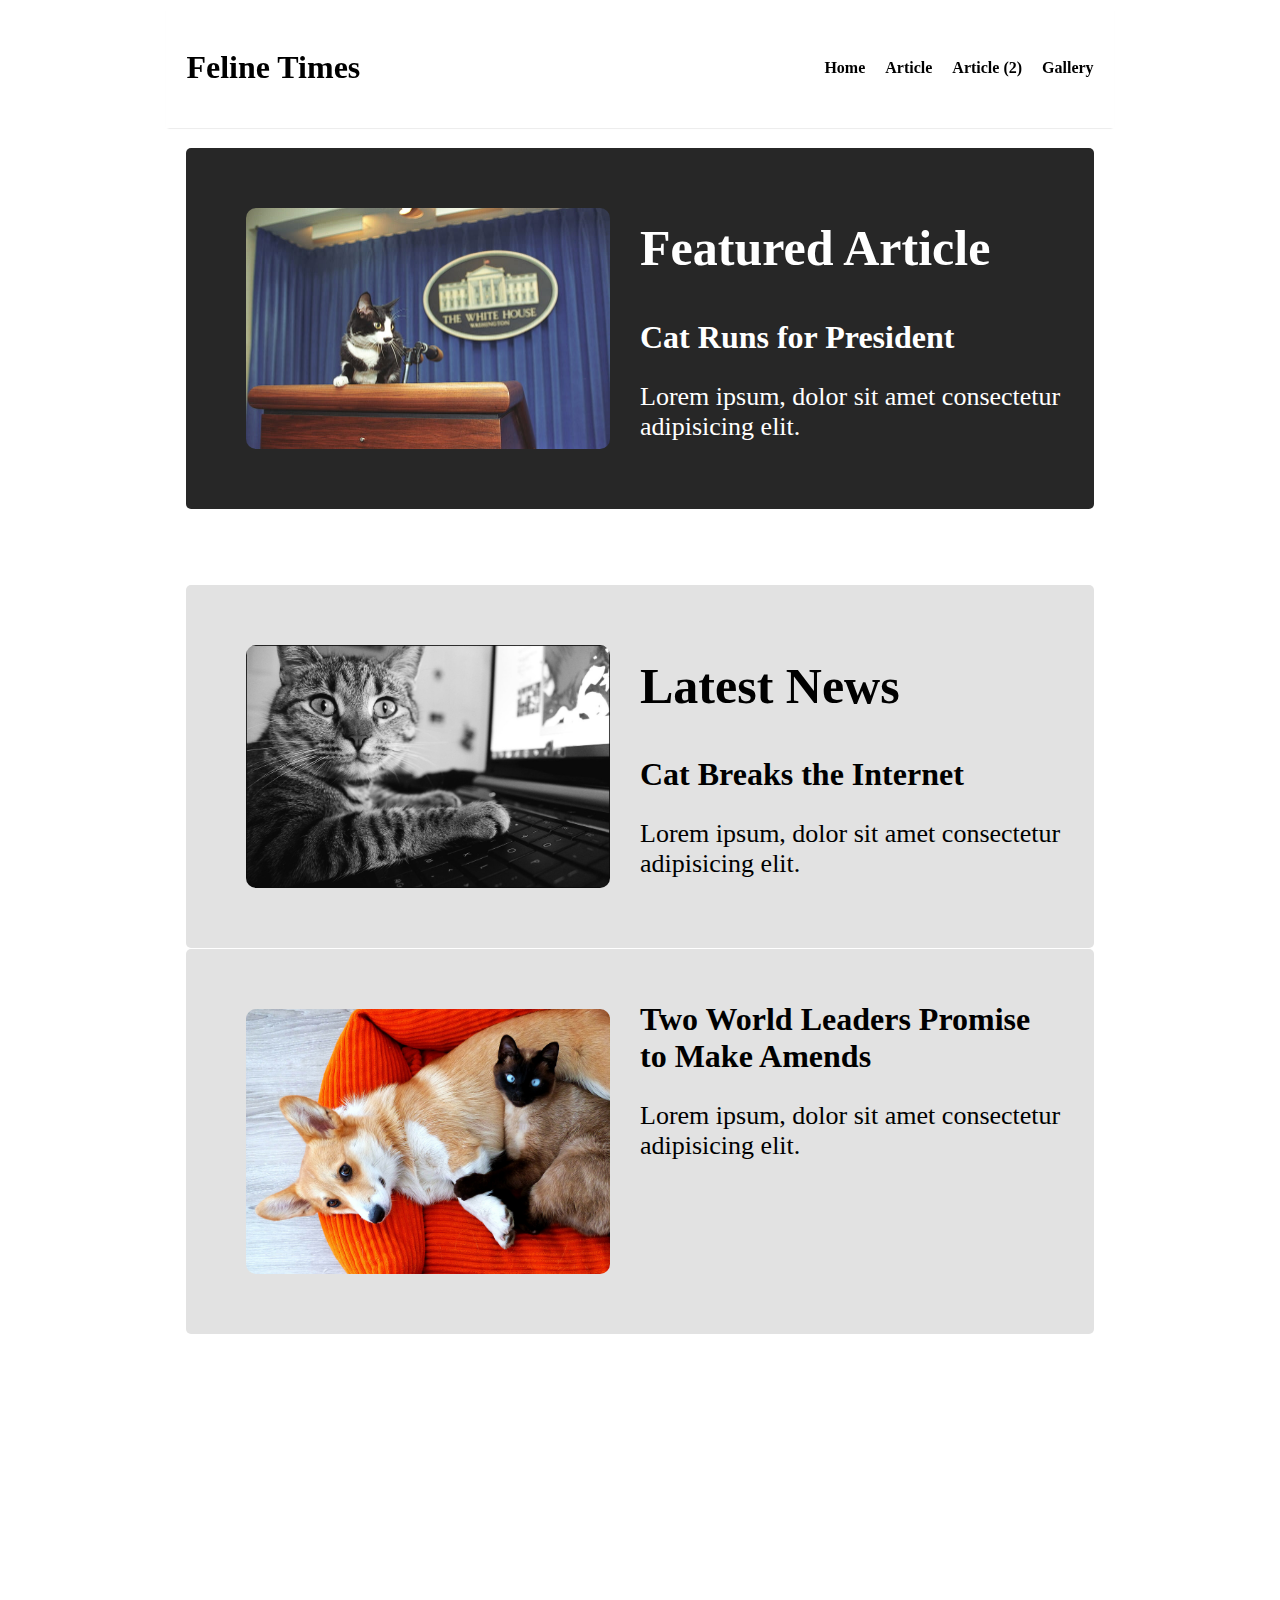
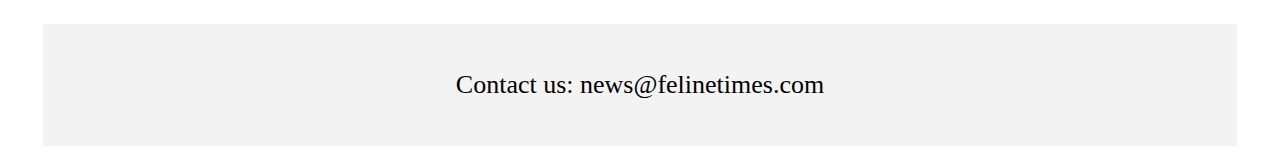
<file: index.html>
<!DOCTYPE html>
<html lang="en">

<head>
    <meta charset="UTF-8">
    <meta name="viewport" content="width=device-width, initial-scale=1.0">
    <title>Animal Newspaper Landing Page</title>
    <link rel="stylesheet" href="CSS/style.css">
</head>

<body>
    <header>
        <h1 class="logo"><a href=index.html>Feline Times</h1></a>
        <nav>
            <div class="hamburger">☰</div>
            <ul>
                <li><a href="index.html">Home</a></li>
                <li><a href="article.html">Article</a></li>
                <li><a href="article2.html">Article (2)</a></li>
                <li><a href="gallery.html">Gallery</a></li>
            </ul>
        </nav>
    </header>

    <main>
        <section class="spotlight">
            <div class="article-container">
                <div class="image-container">
                    <img class="kitty" src="Images/kittyprez.jpg">
                </div>
                <div class="article-info">
                    <h2 style="font-size: 50px;">Featured Article</h2>
                    <h1><a href=article.html>Cat Runs for President</h1></a>
                    <p>Lorem ipsum, dolor sit amet consectetur adipisicing elit.</p>
                </div>
            </div>
        </section>
<br><br>
        <section class="container">
            <div class="article-container">
                <div class="image-container">
                    <img class="kitty" src="Images/cathack.jpeg">
                </div>
                <div class="article-info">
                    <h2 style="font-size: 50px;">Latest News</h2>
                    <h1><a href=article2.html>Cat Breaks the Internet</h1></a>
                    <p>Lorem ipsum, dolor sit amet consectetur adipisicing elit.</p>
                </div>
            </div>
        </section>

        <section class="container">
            <div class="article-container">
                <div class="image-container">
                    <img class="kitty" src="Images/besties.jpeg">
                </div>
                <div class="article-info">
                    <h1>Two World Leaders Promise to Make Amends</h1>
                    <p>Lorem ipsum, dolor sit amet consectetur adipisicing elit.</p>
                </div>
            </div>
        </section>
    </main>
<br><br><br><br><br><br><br><br><br><br><br><br><br><br><br><br>
    <footer>
        <p>Contact us: news@felinetimes.com</p>
    </footer>

    <script>
        document.addEventListener('DOMContentLoaded', function() {
    const hamburger = document.querySelector('.hamburger');
    const navMenu = document.querySelector('nav ul');
    const body = document.querySelector('body');

    hamburger.addEventListener('click', function () {
        navMenu.classList.toggle('active');
        body.classList.toggle('nav-open');
        hamburger.classList.toggle('active'); // Toggle active class on hamburger icon
    });
});
    </script>

</body>
</html>
</file>
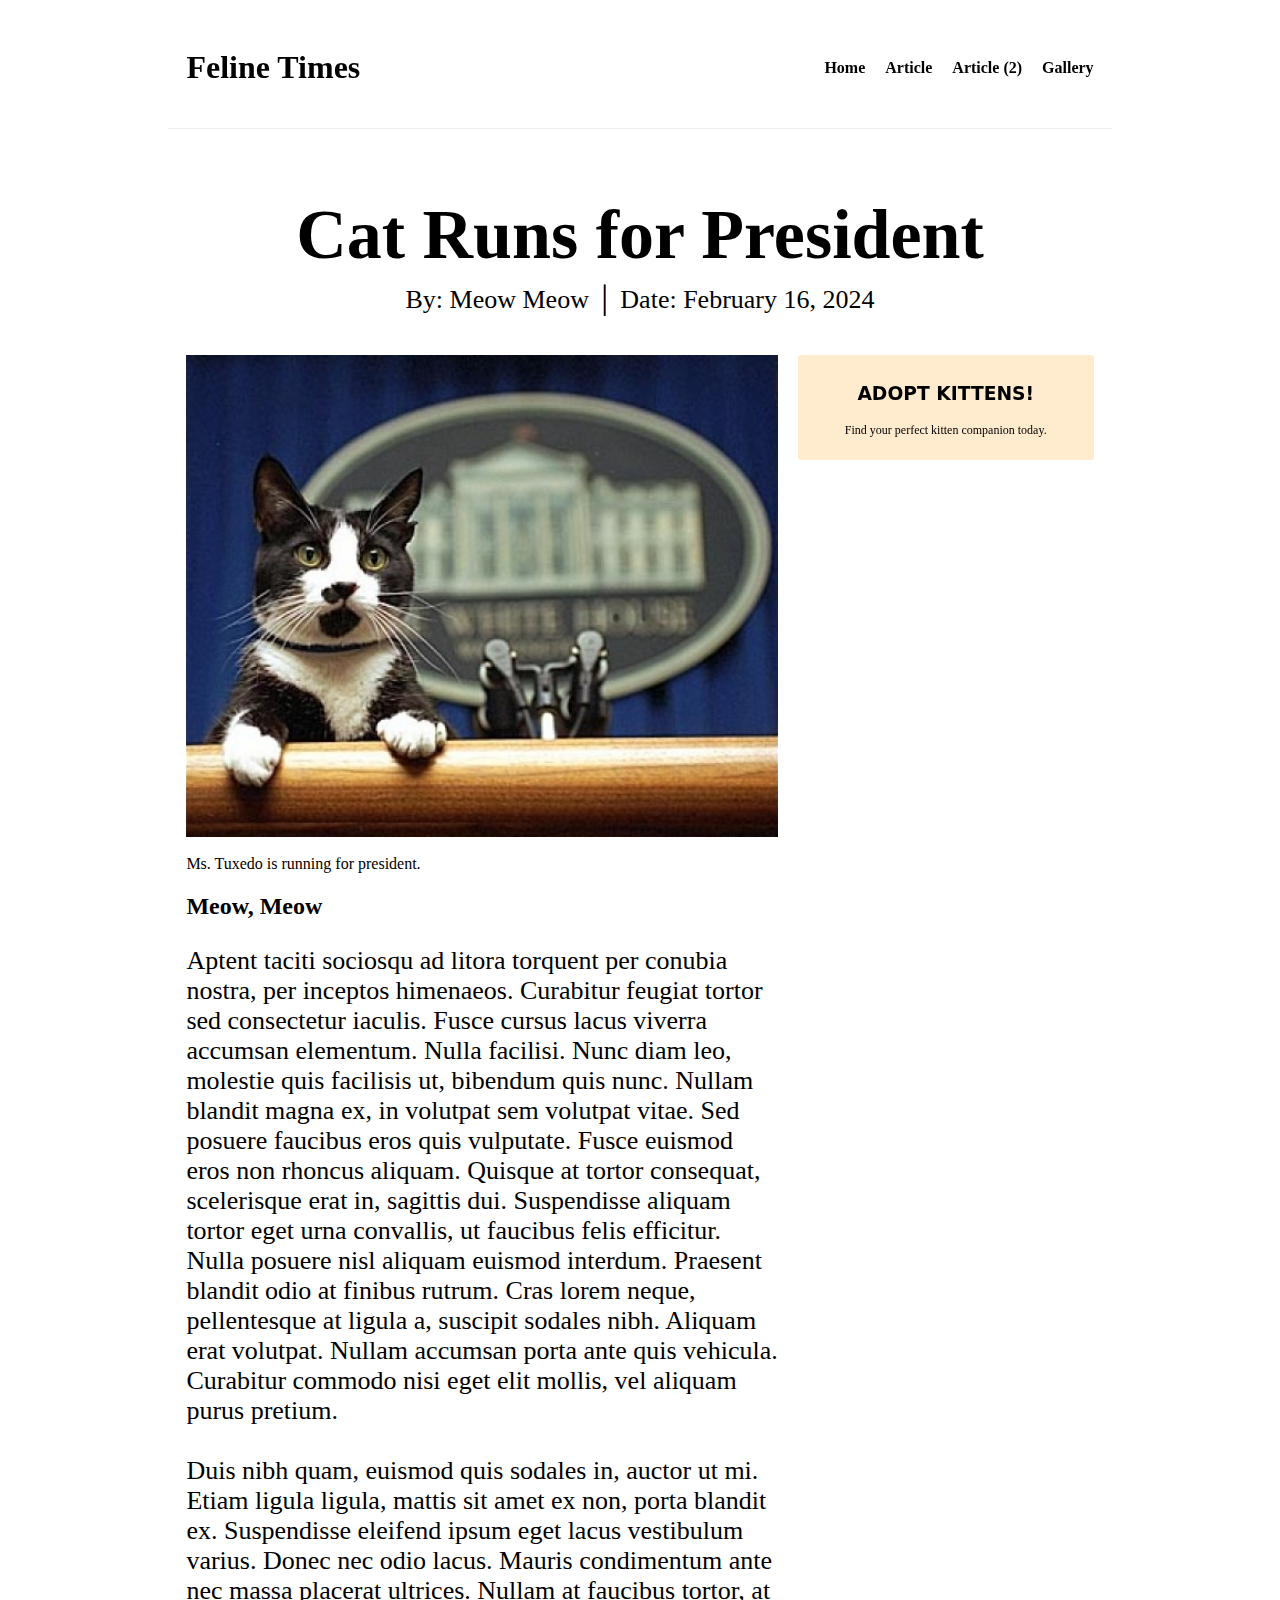
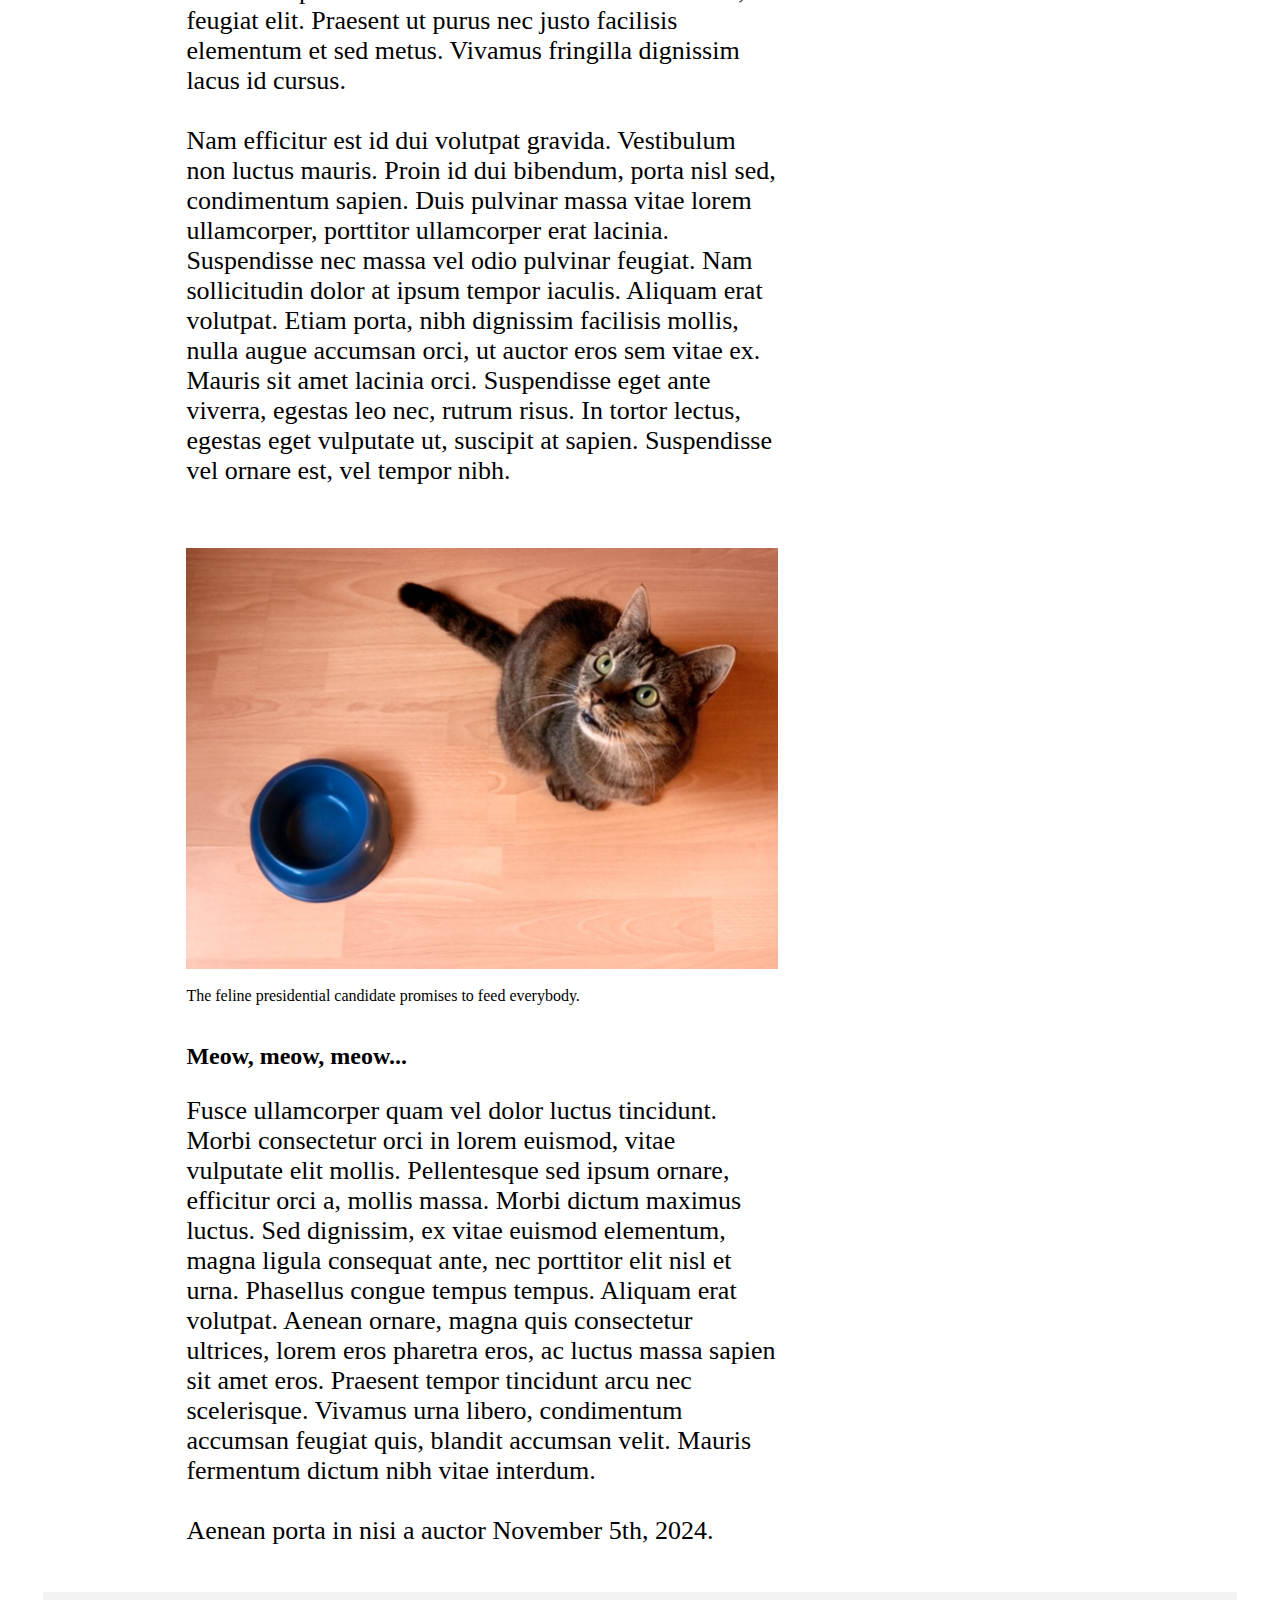
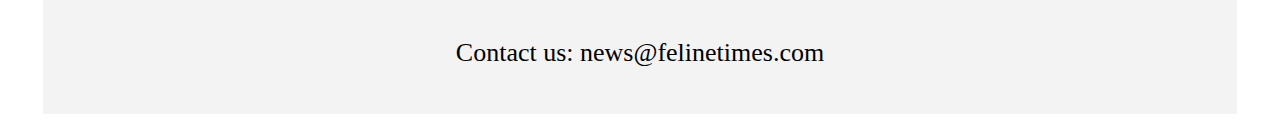
<file: article.html>
<!DOCTYPE html>
<html lang="en">
<head>
    <meta charset="UTF-8">
    <meta name="viewport" content="width=device-width, initial-scale=1.0">
    <title>Article Page</title>
    <link rel="stylesheet" href="CSS/style.css">
</head>
<body>
    <header>
        <h1 class="logo"><a href=index.html>Feline Times</h1></a>
        <nav>
            <div class="hamburger">☰</div>
            <ul>
                <li><a href="index.html">Home</a></li>
                <li><a href="article.html">Article</a></li>
                <li><a href="article2.html">Article (2)</a></li>
                <li><a href="gallery.html">Gallery</a></li>
            </ul>
        </nav>
    </header>
    <div class="article-header">
        <h1 style="font-size:70px">Cat Runs for President</h1>
        <p>By: Meow Meow │ Date: February 16, 2024</p>
    </div>
    <!--Content section and sidebar will go here-->
    <main class="article-content">
        <section class="main-article">
        <img src="Images/kitty3.jpeg" class="centerimg">
        <br>
        <figcaption>Ms. Tuxedo is running for president.</figcaption>
            <h2>Meow, Meow</h2>
            <p>Aptent taciti sociosqu ad litora torquent per conubia nostra, per inceptos himenaeos. Curabitur feugiat tortor sed consectetur iaculis. Fusce cursus lacus viverra accumsan elementum. Nulla facilisi. Nunc diam leo, molestie quis facilisis ut, bibendum quis nunc. Nullam blandit magna ex, in volutpat sem volutpat vitae. Sed posuere faucibus eros quis vulputate. Fusce euismod eros non rhoncus aliquam. Quisque at tortor consequat, scelerisque erat in, sagittis dui. Suspendisse aliquam tortor eget urna convallis, ut faucibus felis efficitur. Nulla posuere nisl aliquam euismod interdum. Praesent blandit odio at finibus rutrum. Cras lorem neque, pellentesque at ligula a, suscipit sodales nibh. Aliquam erat volutpat. Nullam accumsan porta ante quis vehicula. Curabitur commodo nisi eget elit mollis, vel aliquam purus pretium.
                <br><br>
                Duis nibh quam, euismod quis sodales in, auctor ut mi. Etiam ligula ligula, mattis sit amet ex non, porta blandit ex. Suspendisse eleifend ipsum eget lacus vestibulum varius. Donec nec odio lacus. Mauris condimentum ante nec massa placerat ultrices. Nullam at faucibus tortor, at feugiat elit. Praesent ut purus nec justo facilisis elementum et sed metus. Vivamus fringilla dignissim lacus id cursus.
                <br><br>
                Nam efficitur est id dui volutpat gravida. Vestibulum non luctus mauris. Proin id dui bibendum, porta nisl sed, condimentum sapien. Duis pulvinar massa vitae lorem ullamcorper, porttitor ullamcorper erat lacinia. Suspendisse nec massa vel odio pulvinar feugiat. Nam sollicitudin dolor at ipsum tempor iaculis. Aliquam erat volutpat. Etiam porta, nibh dignissim facilisis mollis, nulla augue accumsan orci, ut auctor eros sem vitae ex. Mauris sit amet lacinia orci. Suspendisse eget ante viverra, egestas leo nec, rutrum risus. In tortor lectus, egestas eget vulputate ut, suscipit at sapien. Suspendisse vel ornare est, vel tempor nibh.</p>
                <br><br>
                <img src="Images/kittyfood.jpg" class="centerimg">
                <br>
                <figcaption>The feline presidential candidate promises to feed everybody.</figcaption>
                <br><h2>Meow, meow, meow...</h2>
                <p>Fusce ullamcorper quam vel dolor luctus tincidunt. Morbi consectetur orci in lorem euismod, vitae vulputate elit mollis. Pellentesque sed ipsum ornare, efficitur orci a, mollis massa. Morbi dictum maximus luctus. Sed dignissim, ex vitae euismod elementum, magna ligula consequat ante, nec porttitor elit nisl et urna. Phasellus congue tempus tempus. Aliquam erat volutpat. Aenean ornare, magna quis consectetur ultrices, lorem eros pharetra eros, ac luctus massa sapien sit amet eros. Praesent tempor tincidunt arcu nec scelerisque. Vivamus urna libero, condimentum accumsan feugiat quis, blandit accumsan velit. Mauris fermentum dictum nibh vitae interdum.
                <br><br>
                Aenean porta in nisi a auctor November 5th, 2024. </p>
            <!--Add images or other multimedia content as needed-->
        </section>
        <aside class="sidebar">
            <section class="advertisement">
                <h3 style="font-family:system-ui, -apple-system, BlinkMacSystemFont, 'Segoe UI', Roboto, Oxygen, Ubuntu, Cantarell, 'Open Sans', 'Helvetica Neue', sans-serif;">ADOPT KITTENS!</h3>
                <p style="font-size: 12px;">Find your perfect kitten companion today.</p>
            </section>
        </aside>
        <!--Additional sections as needed-->
    </main>
    <footer>
        <p>Contact us: news@felinetimes.com</p>
    </footer>
    <script>
        document.addEventListener('DOMContentLoaded', function() {
    const hamburger = document.querySelector('.hamburger');
    const navMenu = document.querySelector('nav ul');
    const body = document.querySelector('body');

    hamburger.addEventListener('click', function () {
        navMenu.classList.toggle('active');
        body.classList.toggle('nav-open');
        hamburger.classList.toggle('active'); // Toggle active class on hamburger icon
    });
});
    </script>
</body>
</html>
</file>
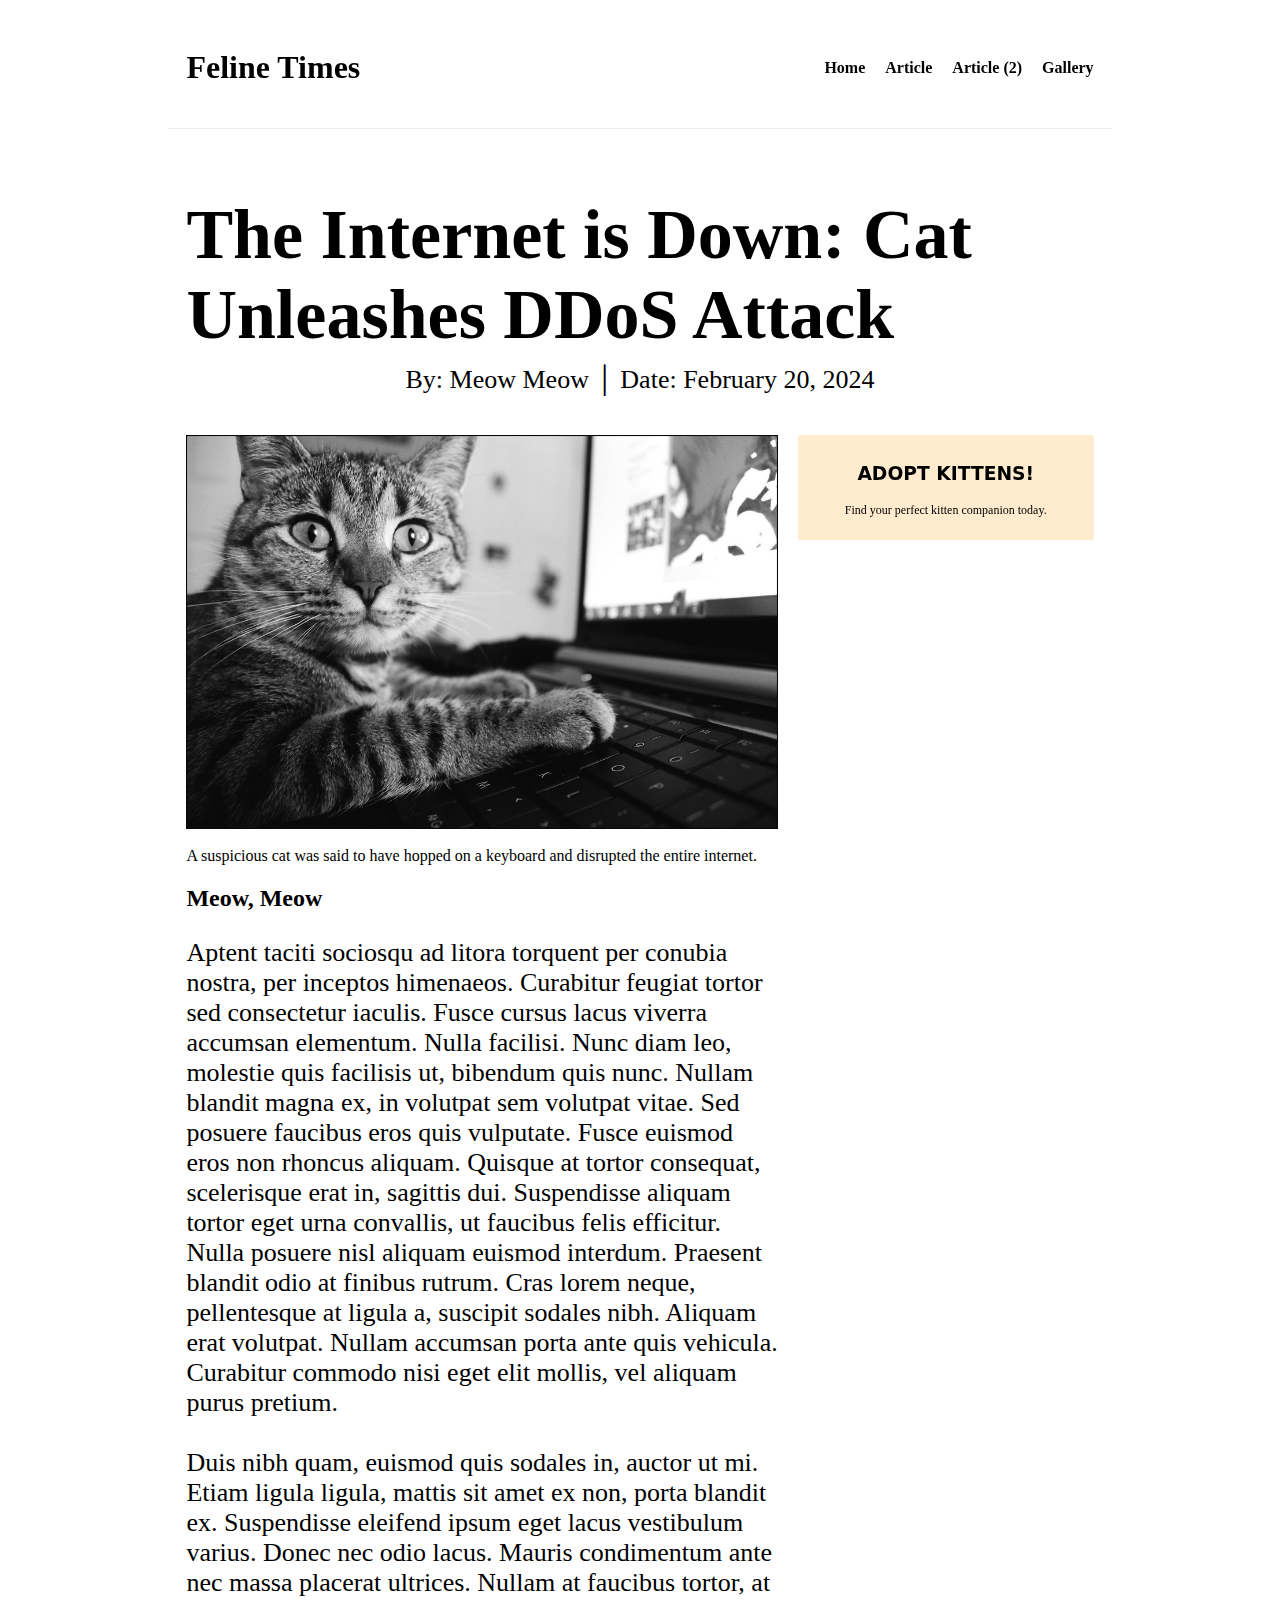
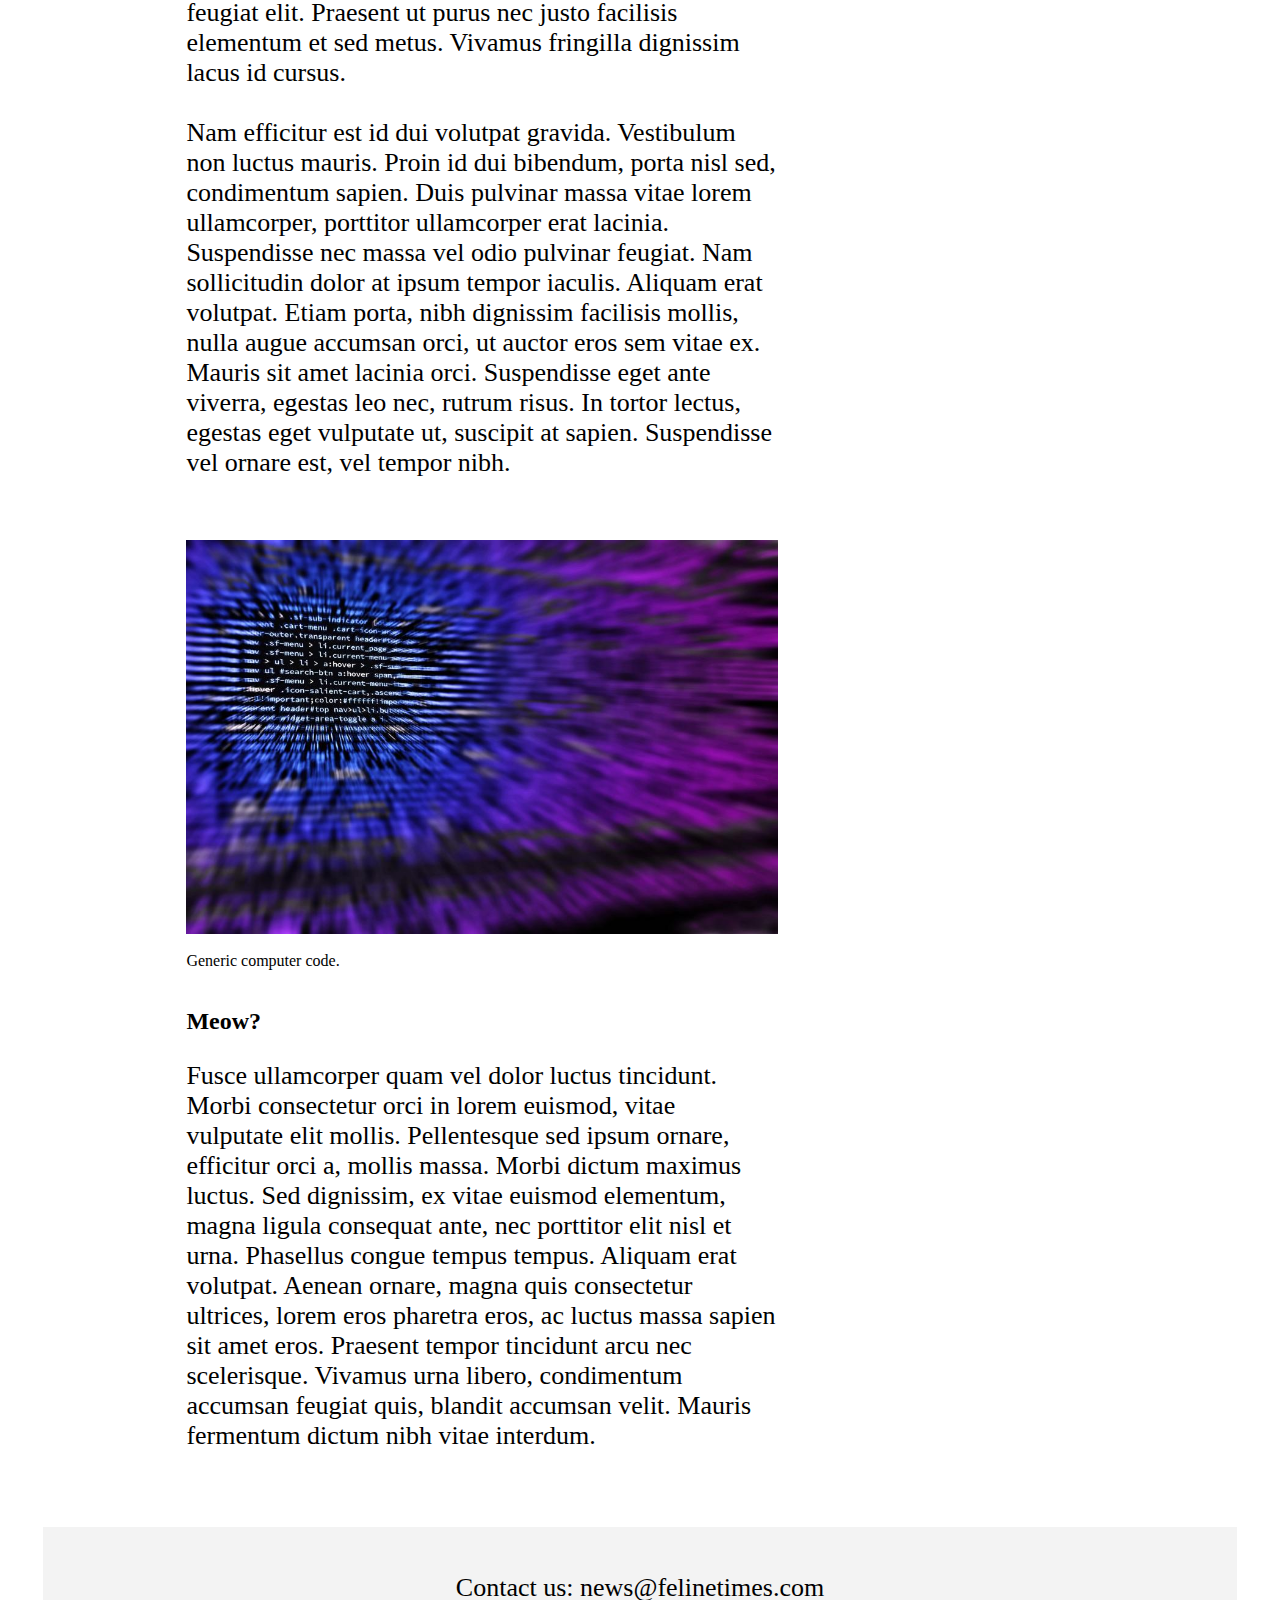
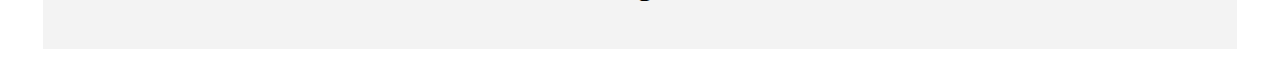
<file: article2.html>
<!DOCTYPE html>
<html lang="en">
<head>
    <meta charset="UTF-8">
    <meta name="viewport" content="width=device-width, initial-scale=1.0">
    <title>Article Page</title>
    <link rel="stylesheet" href="CSS/style.css">
</head>
<body>
    <header>
        <h1 class="logo"><a href=index.html>Feline Times</h1></a>
        <nav>
            <div class="hamburger">☰</div>
            <ul>
                <li><a href="index.html">Home</a></li>
                <li><a href="article.html">Article</a></li>
                <li><a href="article2.html">Article (2)</a></li>
                <li><a href="gallery.html">Gallery</a></li>
            </ul>
        </nav>
    </header>
    <div class="article-header">
        <h1 style="font-size:70px">The Internet is Down: Cat Unleashes DDoS Attack</h1>
        <p>By: Meow Meow │ Date: February 20, 2024</p>
    </div>
    <!--Content section and sidebar will go here-->
    <main class="article-content">
        <section class="main-article">
        <img src="Images/cathack.jpeg" class="centerimg">
        <br>
        <figcaption>A suspicious cat was said to have hopped on a keyboard and disrupted the entire internet.</figcaption>
            <h2>Meow, Meow</h2>
            <p>Aptent taciti sociosqu ad litora torquent per conubia nostra, per inceptos himenaeos. Curabitur feugiat tortor sed consectetur iaculis. Fusce cursus lacus viverra accumsan elementum. Nulla facilisi. Nunc diam leo, molestie quis facilisis ut, bibendum quis nunc. Nullam blandit magna ex, in volutpat sem volutpat vitae. Sed posuere faucibus eros quis vulputate. Fusce euismod eros non rhoncus aliquam. Quisque at tortor consequat, scelerisque erat in, sagittis dui. Suspendisse aliquam tortor eget urna convallis, ut faucibus felis efficitur. Nulla posuere nisl aliquam euismod interdum. Praesent blandit odio at finibus rutrum. Cras lorem neque, pellentesque at ligula a, suscipit sodales nibh. Aliquam erat volutpat. Nullam accumsan porta ante quis vehicula. Curabitur commodo nisi eget elit mollis, vel aliquam purus pretium.
            <br><br>
            Duis nibh quam, euismod quis sodales in, auctor ut mi. Etiam ligula ligula, mattis sit amet ex non, porta blandit ex. Suspendisse eleifend ipsum eget lacus vestibulum varius. Donec nec odio lacus. Mauris condimentum ante nec massa placerat ultrices. Nullam at faucibus tortor, at feugiat elit. Praesent ut purus nec justo facilisis elementum et sed metus. Vivamus fringilla dignissim lacus id cursus.
            <br><br>
            Nam efficitur est id dui volutpat gravida. Vestibulum non luctus mauris. Proin id dui bibendum, porta nisl sed, condimentum sapien. Duis pulvinar massa vitae lorem ullamcorper, porttitor ullamcorper erat lacinia. Suspendisse nec massa vel odio pulvinar feugiat. Nam sollicitudin dolor at ipsum tempor iaculis. Aliquam erat volutpat. Etiam porta, nibh dignissim facilisis mollis, nulla augue accumsan orci, ut auctor eros sem vitae ex. Mauris sit amet lacinia orci. Suspendisse eget ante viverra, egestas leo nec, rutrum risus. In tortor lectus, egestas eget vulputate ut, suscipit at sapien. Suspendisse vel ornare est, vel tempor nibh.</p>
            <br><br>
            <img src="Images/cmpcode.jpeg" class="centerimg">
            <br>
            <figcaption>Generic computer code.</figcaption>
            <br>
            <h2>Meow?</h2>
            <p>Fusce ullamcorper quam vel dolor luctus tincidunt. Morbi consectetur orci in lorem euismod, vitae vulputate elit mollis. Pellentesque sed ipsum ornare, efficitur orci a, mollis massa. Morbi dictum maximus luctus. Sed dignissim, ex vitae euismod elementum, magna ligula consequat ante, nec porttitor elit nisl et urna. Phasellus congue tempus tempus. Aliquam erat volutpat. Aenean ornare, magna quis consectetur ultrices, lorem eros pharetra eros, ac luctus massa sapien sit amet eros. Praesent tempor tincidunt arcu nec scelerisque. Vivamus urna libero, condimentum accumsan feugiat quis, blandit accumsan velit. Mauris fermentum dictum nibh vitae interdum.
            <br><br></p>
        <!--Add images or other multimedia content as needed-->
        </section>
        <aside class="sidebar">
            <section class="advertisement">
                <h3 style="font-family:system-ui, -apple-system, BlinkMacSystemFont, 'Segoe UI', Roboto, Oxygen, Ubuntu, Cantarell, 'Open Sans', 'Helvetica Neue', sans-serif;">ADOPT KITTENS!</h3>
                <p style="font-size: 12px;">Find your perfect kitten companion today.</p>
            </section>
        </aside>
        <!--Additional sections as needed-->
    </main>
    <footer>
        <p>Contact us: news@felinetimes.com</p>
    </footer>

    <script>
        document.addEventListener('DOMContentLoaded', function() {
    const hamburger = document.querySelector('.hamburger');
    const navMenu = document.querySelector('nav ul');
    const body = document.querySelector('body');

    hamburger.addEventListener('click', function () {
        navMenu.classList.toggle('active');
        body.classList.toggle('nav-open');
    });
});
    </script>
</body>
</html>
</file>
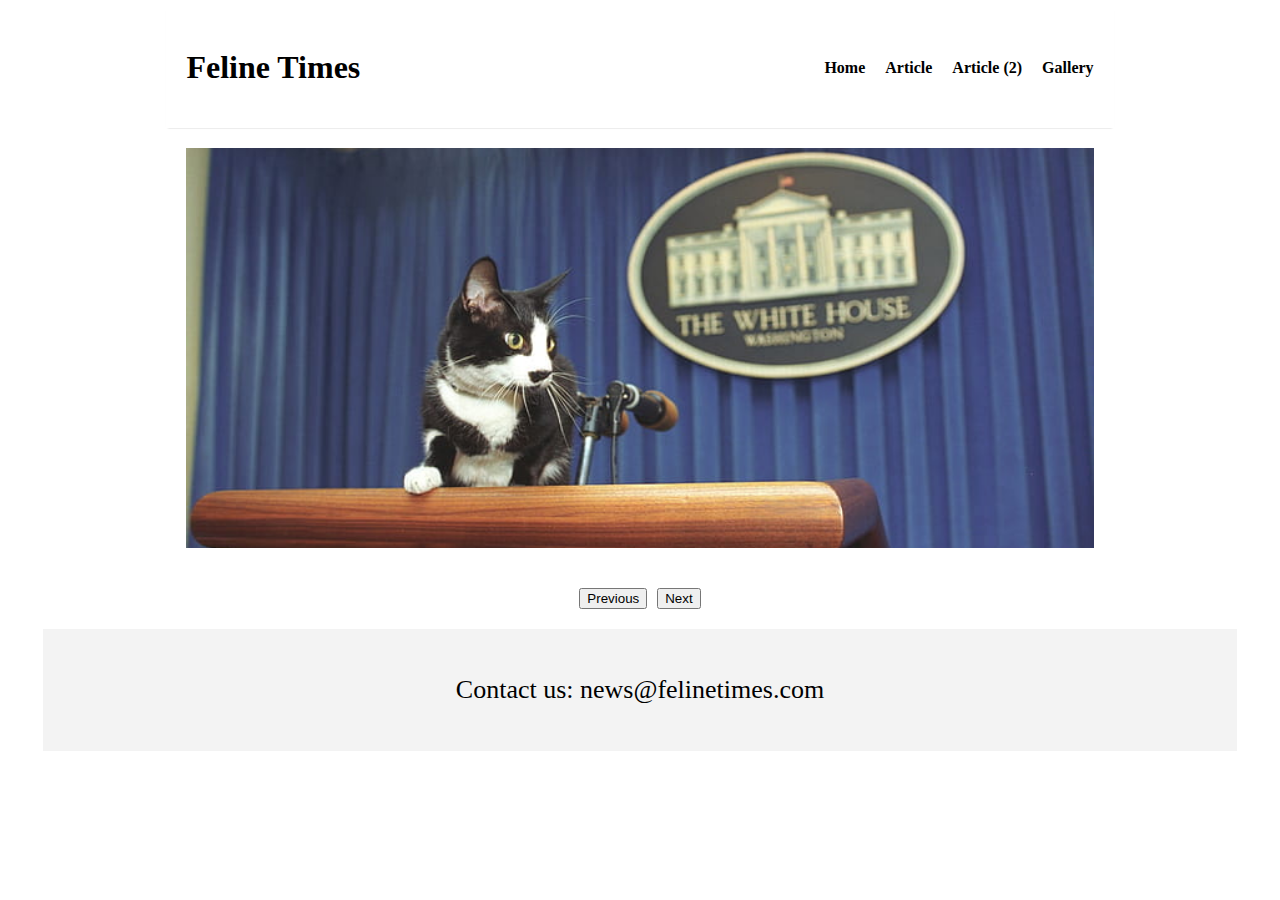
<file: gallery.html>
<!DOCTYPE html>
<html lang="en">
<head>
    <meta charset="UTF-8">
    <meta name="viewport" content="width=device-width, initial-scale=1.0">
    <title>Photo Gallery</title>
    <link rel="stylesheet" href="CSS/style.css">
</head>
<body>
    <header>
        <h1 class="logo"><a href=index.html>Feline Times</h1></a>
        <nav>
            <div class="hamburger">☰</div>
            <ul>
                <li><a href="index.html">Home</a></li>
                <li><a href="article.html">Article</a></li>
                <li><a href="article2.html">Article (2)</a></li>
                <li><a href="gallery.html">Gallery</a></li>
            </ul>
        </nav>
    </header>
    <main class="photo-gallery">
        <div class="photo-container">
        <div class="photo"><img src="Images/kittyprez.jpg" alt="photo description"></div>
        <div class="photo"><img src="Images/kitty2.jpeg" alt="photo description"></div>
        <div class="photo"><img src="Images/kitty3.jpeg" alt="photo description"></div>
        <!--Repeat for each photo-->
        </div>
    </main>
    <!--Navigation controls will go here-->
    <div class="gallery-controls">
        <button id="prev">Previous</button>
        <button id="next">Next</button>
    </div>

    <footer>
        <p>Contact us: news@felinetimes.com</p>
    </footer>

    <script>
        document.addEventListener('DOMContentLoaded', function() {
    const hamburger = document.querySelector('.hamburger');
    const navMenu = document.querySelector('nav ul');
    const body = document.querySelector('body');

    hamburger.addEventListener('click', function () {
        navMenu.classList.toggle('active');
        body.classList.toggle('nav-open');
        hamburger.classList.toggle('active'); // Toggle active class on hamburger icon
    });
});
    </script>

    <script>
        document.addEventListener('DOMContentLoaded', function() {
            const photos = document.querySelectorAll('.photo');
            const prevButton = document.getElementById('prev');
            const nextButton = document.getElementById('next');
            let currentIndex = 0;

            function showPhoto(index) {
                photos.forEach((photo, i) => {
                    if (i === index) {
                        photo.style.display = 'block';
                    } else {
                        photo.style.display = 'none';
                    }
                });
            }

            function nextPhoto() {
                currentIndex = (currentIndex + 1) % photos.length;
                showPhoto(currentIndex);
            }

            function prevPhoto() {
                currentIndex = (currentIndex - 1 + photos.length) % photos.length;
                showPhoto(currentIndex);
            }

            prevButton.addEventListener('click', prevPhoto);
            nextButton.addEventListener('click', nextPhoto);

            // Show the first photo initially
            showPhoto(currentIndex);
        });
    </script>
</body>
</html>
</file>
<file: CSS/style.css>
/*Styles for page */
body {
    margin-left: 13%;
    margin-right: 13%;
    p {
        font-size:26px;
        font-family:'Times New Roman', Times, serif;
        }
}
header {
    display: flex;
    justify-content: space-between;
    align-items: center;
    padding: 20px;
    position: sticky;
    top:0;
    z-index: 1;
    background-color: white;
    box-shadow: 0 1px 2px -2px;
    /*Addition*/
    width: calc(100%+26%);
}

/*Styles for navigation bar */
nav ul {
    display: flex;
    list-style: none;
    gap: 20px; /* Adjust gap between navigation items */
}

nav a {
    text-decoration: none;
    color: black;
    font-weight: bold;
}

main {
    display: grid;
    grid-template-columns: 1fr; /* 3:1 ratio */
    gap: 20px;
    padding: 20px;
}

footer {
    display: flex;
    justify-content: center;
    align-items: center;
    padding: 20px;
    background-color: #f3f3f3;
    margin-left: -13%;
    margin-right: -13%;
    width: calc(100%+26%);
}

.article-header {
    display: flex;
    flex-direction: column;
    align-items: center;
    gap: 10px;
    padding: 20px;
    p {
        margin-top:0;
        margin-bottom: 0;
        text-align: left;
    }
    h1 {
        margin-bottom:0;
        text-align: left;
    }
}

.article-content {
    display: flex;
}

.main-article {
    flex: 2;
}

.sidebar {
    flex: 1;
    height: 100%;
    overflow-y: auto;
    background-color: blanchedalmond; /* Add background color */
    position: sticky;
    top:120px;
    border-radius: 3px;
}

.advertisement {
    padding: 10px;
    text-align: center;
    position: sticky;
    top:100px;
}

.photo-gallery {
    display: grid;
    grid-template-columns: repeat(auto-fit, minmax(200px, 1fr)); /* Creates a responsive grid */
    gap: 20px; /* spaces between photos */
    padding: 20px;
}

.photo {
    width: 100%;
    height: 100%;
    position: absolute;
    top: 0;
    left: 0;
    display: none;
}

.photo img {
    width: 100%; /* Ensure images are fully responsive within container */
    height: 100%;
    object-fit: cover;

}

.photo-container {
    width: 100%;
    height: 400px;
    overflow: hidden;
    position: relative;
    z-index: 0;
}

.gallery-controls {
    display: flex;
    justify-content: center;
    gap: 10px;
    padding: 20px;
}

nav {
    display: flex;
    justify-content: center; /* Center navigation items */
    padding: 10px 0;
    z-index: 2;
}

/* Hamburger menu style */
.hamburger {
    display:none;
    cursor: pointer;
}

/* Hide regular navigation items on small screens */
header {
    display: flex;
    justify-content: space-between;
    align-items: center; /* Center header content vertically */
    padding: 20px;
}

@media (max-width: 768px) {
    .hamburger {
        display: block; /* Show hamburger menu */
        cursor: pointer; /* Ensure cursor is pointer on the hamburger menu */
    }

    body.nav-open {
        overflow: hidden; /* Hide overflow to prevent scrolling */
    }

    nav ul {
        flex-direction: column;
        display: none; /* Initially hide navigation items */
        background-color: white; /* Optional: Set background color for better visibility */
        padding: 10px; /* Optional: Add padding to the navigation menu */
        position: fixed; /* Position the menu items fixed to the viewport */
        top: 0; /* Align the menu items to the top of the viewport */
        left: 0; /* Align the menu items to the left of the viewport */
        width: 100%; /* Make the menu items occupy the full width of the viewport */
        height: 100vh; /* Make the menu items occupy the full height of the viewport */
        text-align: center; /* Center list items horizontally */
    }

    nav ul.active {
        display: flex; /* Display navigation items */
        justify-content: center; /* Center items horizontally */
        align-items: center; /* Center items vertically */
        font-size: 30px; /* Adjust font size of list items when menu is expanded */
        font-weight: bold;
    }

    nav ul.active li {
        /* Optionally, you can remove 'flex: 1' here to remove equal spacing between items */
        flex: 1; /* Expand each list item to occupy equal space */
    }

    /* Ensure that the hamburger button is clickable */
    .hamburger:focus + nav ul {
        display: flex;
    }
    
}

.kitty {
    width: 100%;
    height: auto;
    float: left;
    padding: 30px;
    border-radius: 40px;
}

.top {
    background-color: whitesmoke;
}

/* Box */
* {
    box-sizing: border-box;
}

.container {
    border-radius: 5px;
    color: rgb(0, 0, 0);
    padding: 30px;
    border: 50px;
    background-color: rgb(226, 226, 226);
    width: 100%;
    height: auto;
    margin-bottom:-2%;
}

.spotlight {
    border-radius: 5px;
    color: rgb(255, 255, 255);
    padding: 30px;
    border: 50px;
    background-color: rgb(39, 39, 39);
    width: 100%;
    height: auto;
}

.centerimg {
    display: block;
    margin: auto;
    width: 100%;
}

.article-container {
    display: flex;
}

.image-container {
    flex: 1; /* Take up half of the space */
}

.article-info {
    flex: 1; /* Take up half of the space */
    text-align: left; /* Align text to the left */
}

/* Adjustments for small screens */
@media (max-width: 768px) {
    .article-container {
        flex-direction: column; /* Stack items vertically on small screens */
        text-align: center; /* Center text on small screens */
    }

    .image-container, .article-info {
        width: 100%; /* Full width for each item on small screens */
    }

    body {
        margin: 0;
        padding: 0;
    }
}

a {
    color: inherit;
    text-decoration: none;
}
</file>
